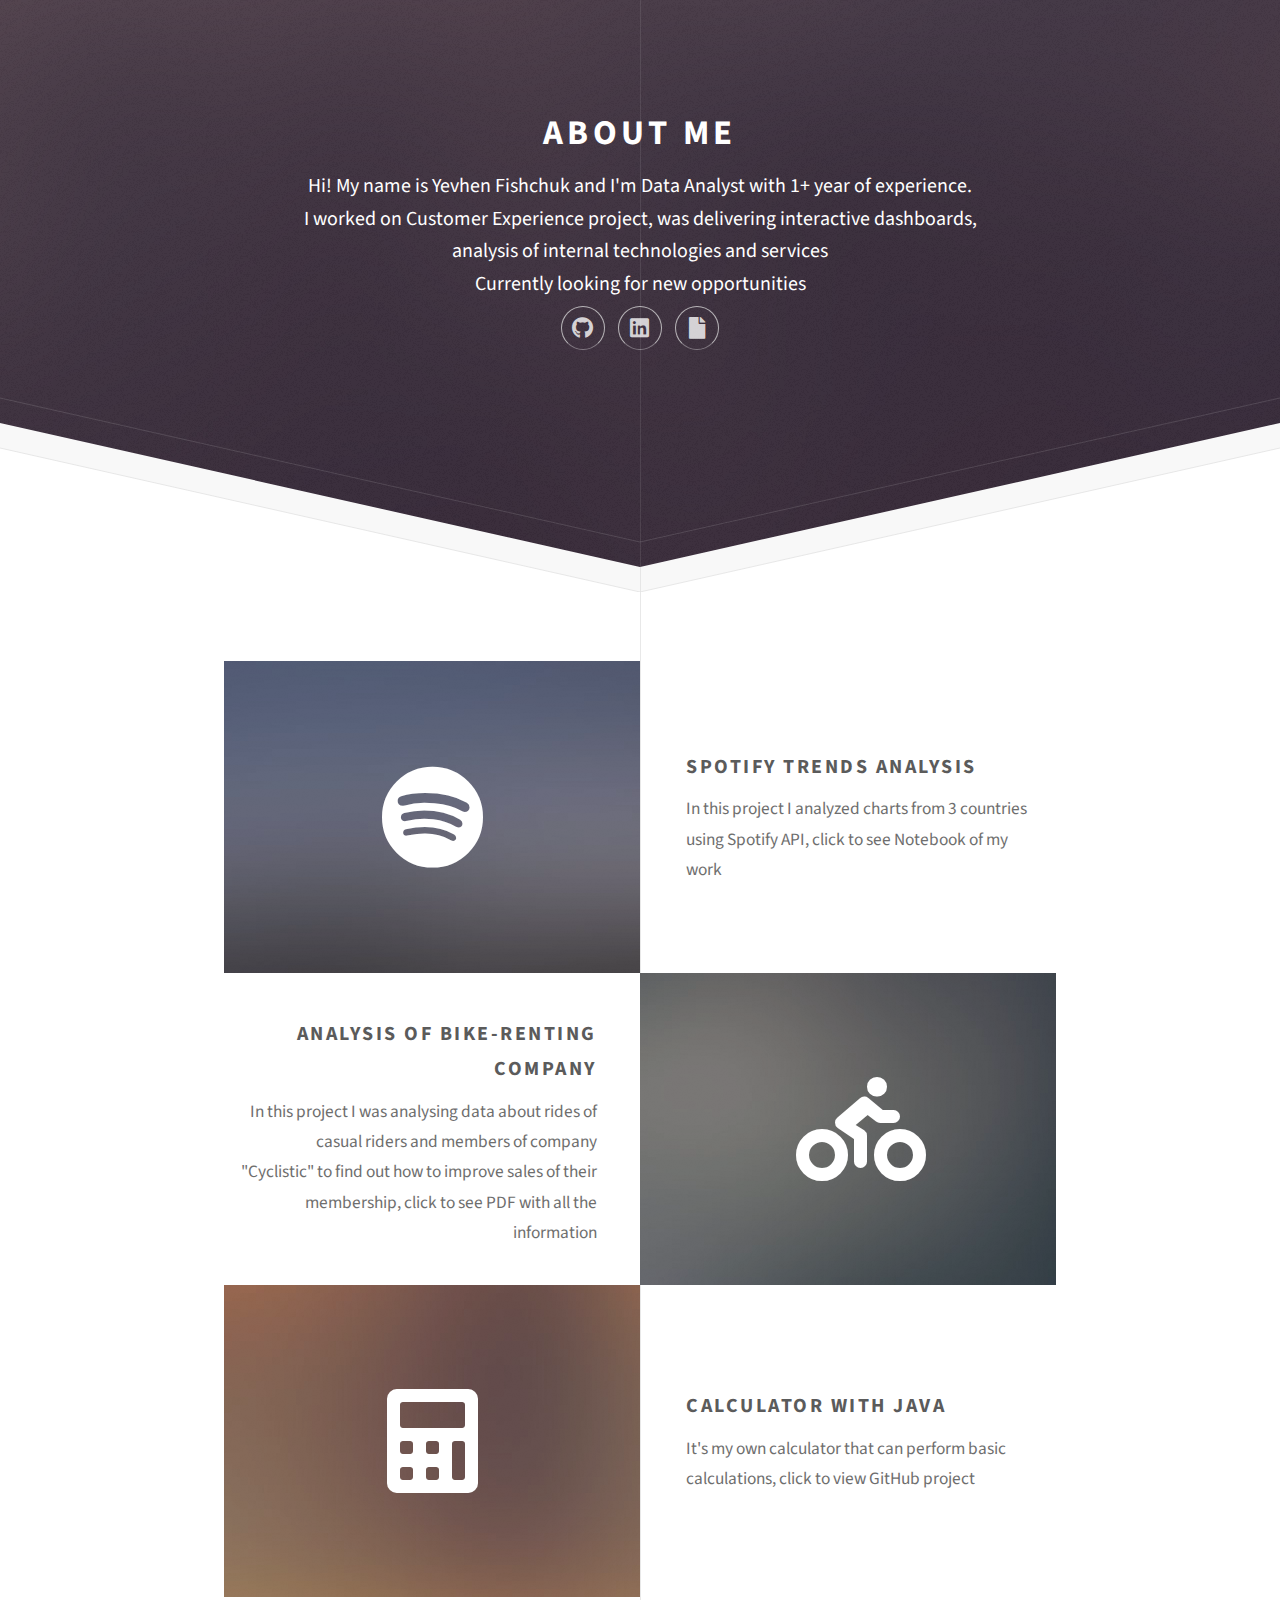
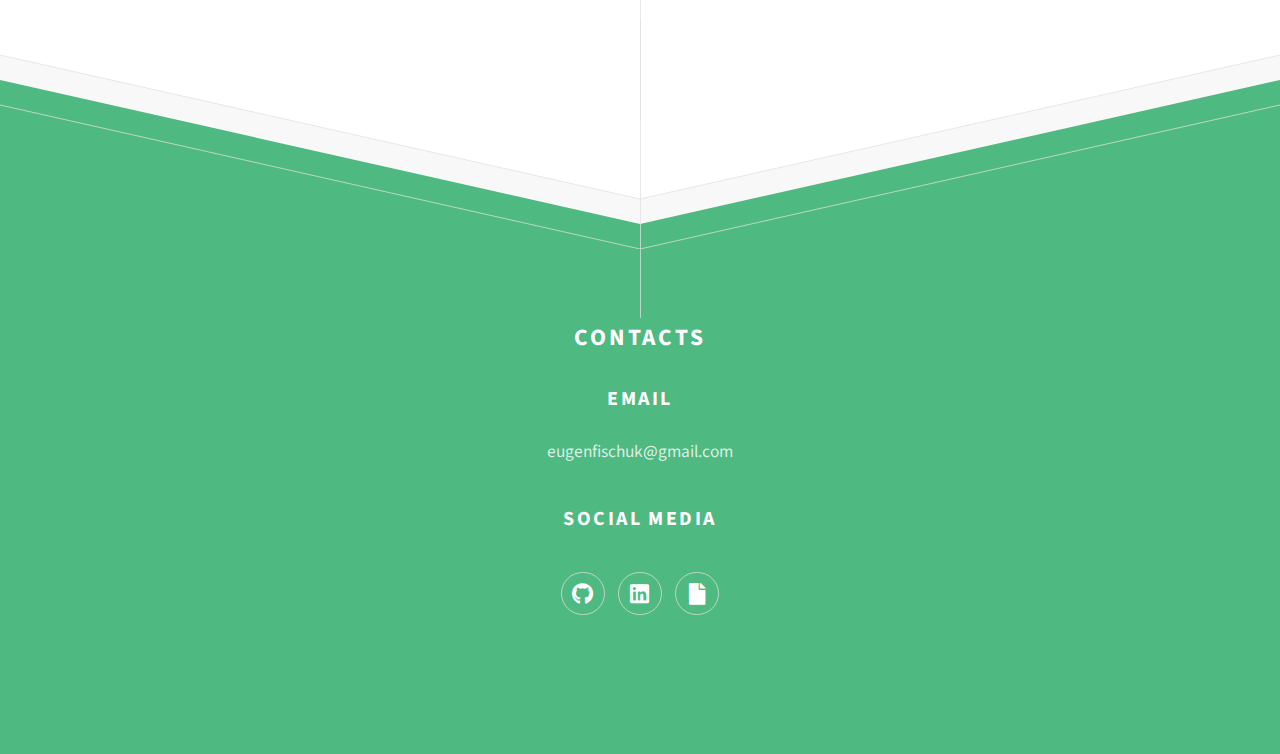
<file: index.html>
<!DOCTYPE HTML>
<!--
	Directive by HTML5 UP
	html5up.net | @ajlkn
	Free for personal and commercial use under the CCA 3.0 license (html5up.net/license)
-->
<html>
	<head>
		<title>Directive by HTML5 UP</title>
		<meta charset="utf-8" />
		<meta name="viewport" content="width=device-width, initial-scale=1, user-scalable=no" />
		<link rel="stylesheet" href="assets/css/main.css" />
	</head>
	<body class="is-preload">

		<!-- Header -->
			<div id="header">
				<h1 style="color:white;">About me</h1>
				<p style="color:white;">Hi! My name is Yevhen Fishchuk and I'm Data Analyst with 1+ year of experience.</a>
				<br />
				I worked on Customer Experience project, was delivering interactive dashboards,
				<br />
				analysis of internal technologies and services
				<br />
				Currently looking for new opportunities</p>
				<p>
					<ul class="icons">
						<li><a href="https://github.com/ekotas" class="icon brands fa-github"
							target="_blank" rel="noopener noreferrer">
							<span class="label">Github</span>
						</a></li>
						<li><a href="https://www.linkedin.com/in/efischuk/" 
							class="icon brands fa-linkedin" target="_blank" rel="noopener noreferrer"><span class="label">LinkedIn</span></a></li>
						<li><a href="https://drive.google.com/file/d/16NW05vbHoNTxHl2N2aWNpX5ov8JV0Ddr/view?usp=sharing" 
							class="icon solid fa-file" target="_blank" rel="noopener noreferrer">
							<span class="label">Resume</span></a>
						</li>
					</ul>
				</p>
			</div>

		<!-- Main -->
			<div id="main">

				<div class="box alt container">
					<section class="feature left">
						<a href="Spotify trends analysis.html" class="image icon brands fa-spotify"
							target="_blank" rel="noopener noreferrer">
							<img src="images/pic01.jpg" alt="" />
						</a>
						<div class="content">
							<h3>Spotify Trends Analysis</h3>
							<p>In this project I analyzed charts from 3 countries using Spotify API, click to see Notebook of my work</p>
						</div>
					</section>
					<section class="feature right">
						<a href="https://drive.google.com/file/d/1eo9pvL1xAqnF9V1MnBJkSyCQV_EVLvis/view?usp=sharing"
						 	class="image icon solid fa-biking" target="_blank" rel="noopener noreferrer">
							<img src="images/pic02.jpg" alt="" />
						</a>
						<div class="content">
							<h3>Analysis of bike-renting company</h3>
							<p>In this project I was analysing data about rides of casual riders and members of company "Cyclistic" 
								to find out how to improve sales of their membership, click to see PDF with all the information</p>
						</div>
					</section>
					<section class="feature left">
						<a href="https://github.com/ekotas/myCalculatorV1" class="image icon solid fa-calculator" 
						target="_blank" rel="noopener noreferrer"><img src="images/pic03.jpg" alt="" /></a>
						<div class="content">
							<h3>Calculator with Java</h3>
							<p>It's my own calculator that can perform basic calculations, click to view GitHub project</p>
						</div>
					</section>
				</div>

				
				<!-- <div class="box container">
					<header>
						<h2>A lot of generic stuff</h2>
					</header>
					<section>
						<header>
							<h3>Paragraph</h3>
							<p>This is the subtitle for this particular heading</p>
						</header>
						<p>Phasellus nisl nisl, varius id <sup>porttitor sed pellentesque</sup> ac orci. Pellentesque
						habitant <strong>strong</strong> tristique <b>bold</b> et netus <i>italic</i> malesuada <em>emphasized</em> ac turpis egestas. Morbi
						leo suscipit ut. Praesent <sub>id turpis vitae</sub> turpis pretium ultricies. Vestibulum sit
						amet risus elit.</p>
					</section>
					<section>
						<header>
							<h3>Blockquote</h3>
						</header>
						<blockquote>Fringilla nisl. Donec accumsan interdum nisi, quis tincidunt felis sagittis eget.
						tempus euismod. Vestibulum ante ipsum primis in faucibus.</blockquote>
					</section>
					<section>
						<header>
							<h3>Divider</h3>
						</header>
						<p>Donec consectetur vestibulum dolor et pulvinar. Etiam vel felis enim, at viverra
						ligula. Ut porttitor sagittis lorem, quis eleifend nisi ornare vel. Praesent nec orci
						facilisis leo magna. Cras sit amet urna eros, id egestas urna. Quisque aliquam
						tempus euismod. Vestibulum ante ipsum primis in faucibus orci luctus et ultrices
						posuere cubilia.</p>
						<hr />
						<p>Donec consectetur vestibulum dolor et pulvinar. Etiam vel felis enim, at viverra
						ligula. Ut porttitor sagittis lorem, quis eleifend nisi ornare vel. Praesent nec orci
						facilisis leo magna. Cras sit amet urna eros, id egestas urna. Quisque aliquam
						tempus euismod. Vestibulum ante ipsum primis in faucibus orci luctus et ultrices
						posuere cubilia.</p>
					</section>
					<section>
						<header>
							<h3>Unordered List</h3>
						</header>
						<ul class="default">
							<li>Donec consectetur vestibulum dolor et pulvinar. Etiam vel felis enim, at viverra ligula. Ut porttitor sagittis lorem, quis eleifend nisi ornare vel.</li>
							<li>Donec consectetur vestibulum dolor et pulvinar. Etiam vel felis enim, at viverra ligula. Ut porttitor sagittis lorem, quis eleifend nisi ornare vel.</li>
							<li>Donec consectetur vestibulum dolor et pulvinar. Etiam vel felis enim, at viverra ligula. Ut porttitor sagittis lorem, quis eleifend nisi ornare vel.</li>
							<li>Donec consectetur vestibulum dolor et pulvinar. Etiam vel felis enim, at viverra ligula. Ut porttitor sagittis lorem, quis eleifend nisi ornare vel.</li>
						</ul>
					</section>
					<section>
						<header>
							<h3>Ordered List</h3>
						</header>
						<ol class="default">
							<li>Donec consectetur vestibulum dolor et pulvinar. Etiam vel felis enim, at viverra ligula. Ut porttitor sagittis lorem, quis eleifend nisi ornare vel.</li>
							<li>Donec consectetur vestibulum dolor et pulvinar. Etiam vel felis enim, at viverra ligula. Ut porttitor sagittis lorem, quis eleifend nisi ornare vel.</li>
							<li>Donec consectetur vestibulum dolor et pulvinar. Etiam vel felis enim, at viverra ligula. Ut porttitor sagittis lorem, quis eleifend nisi ornare vel.</li>
							<li>Donec consectetur vestibulum dolor et pulvinar. Etiam vel felis enim, at viverra ligula. Ut porttitor sagittis lorem, quis eleifend nisi ornare vel.</li>
						</ol>
					</section>
					<section>
						<header>
							<h3>Table</h3>
						</header>
						<div class="table-wrapper">
							<table class="default">
								<thead>
									<tr>
										<th>ID</th>
										<th>Name</th>
										<th>Description</th>
										<th>Price</th>
									</tr>
								</thead>
								<tbody>
									<tr>
										<td>45815</td>
										<td>Something</td>
										<td>Ut porttitor sagittis lorem, quis eleifend nisi ornare vel.</td>
										<td>29.99</td>
									</tr>
									<tr>
										<td>24524</td>
										<td>Nothing</td>
										<td>Ut porttitor sagittis lorem, quis eleifend nisi ornare vel.</td>
										<td>19.99</td>
									</tr>
									<tr>
										<td>45815</td>
										<td>Something</td>
										<td>Ut porttitor sagittis lorem, quis eleifend nisi ornare vel.</td>
										<td>29.99</td>
									</tr>
									<tr>
										<td>24524</td>
										<td>Nothing</td>
										<td>Ut porttitor sagittis lorem, quis eleifend nisi ornare vel.</td>
										<td>19.99</td>
									</tr>
								</tbody>
								<tfoot>
									<tr>
										<td colspan="3"></td>
										<td>100.00</td>
									</tr>
								</tfoot>
							</table>
						</div>
					</section>
					<section>
						<header>
							<h3>Form</h3>
						</header>
						<form method="post" action="#">
							<div class="row">
								<div class="col-6 col-12-mobilep">
									<label for="name">Name</label>
									<input class="text" type="text" name="name" id="name" value="" placeholder="John Doe" />
								</div>
								<div class="col-6 col-12-mobilep">
									<label for="email">Email</label>
									<input class="text" type="text" name="email" id="email" value="" placeholder="johndoe@domain.tld" />
								</div>
								<div class="col-12">
									<label for="subject">Subject</label>
									<input class="text" type="text" name="subject" id="subject" value="" placeholder="Enter your subject" />
								</div>
								<div class="col-12">
									<label for="subject">Message</label>
									<textarea name="message" id="message" placeholder="Enter your message" rows="6"></textarea>
								</div>
								<div class="col-12">
									<ul class="actions special">
										<li><input type="submit" value="Send" /></li>
										<li><input type="reset" value="Reset" class="alt" /></li>
									</ul>
								</div>
							</div>
						</form>
					</section>
				</div> --> 
				

				<!-- <footer class="major container medium">
					<h3>Get shady with science</h3>
					<p>Vitae natoque dictum etiam semper magnis enim feugiat amet curabitur tempor orci penatibus. Tellus erat mauris ipsum fermentum etiam vivamus.</p>
					<ul class="actions special">
						<li><a href="#" class="button">Join our crew</a></li>
					</ul>
				</footer> -->

			</div>

		<!-- Footer -->
		<div id = 'footer'>
			<section>
				<h2>Contacts</h2>
			</section>
			<section>
				<h3>EMail</h3>
				<p>eugenfischuk@gmail.com</p>
			</section>
			<section>
				<h3>Social Media</h3>
				<p>
					<ul class="icons">
						<li><a href="https://github.com/ekotas" class="icon brands fa-github" target="_blank" rel="noopener noreferrer"><span class="label">Github</span></a></li>
						<li><a href="https://www.linkedin.com/in/efischuk/" class="icon brands fa-linkedin" target="_blank" rel="noopener noreferrer"><span class="label">LinkedIn</span></a></li>
						<li><a href="https://docs.google.com/document/d/10gZlu8SPLTi9W2mkp7jdrDNd8MoUdjiv/edit?usp=sharing&ouid=104896868160892274945&rtpof=true&sd=true" class="icon solid fa-file" target="_blank" rel="noopener noreferrer">
							<span class="label">Resume</span></a>
						</li>
					</ul>
				</p>
			</section>
		</div>
			<!-- <div id="footer">
				<div class="container medium">

					<header class="major last">
						<h2>Questions or comments?</h2>
					</header>

					<p>Vitae natoque dictum etiam semper magnis enim feugiat amet curabitur tempor
					orci penatibus. Tellus erat mauris ipsum fermentum etiam vivamus.</p>

					<form method="post" action="mailto:eugenfischuk@gmail.com">
						<div class="row">
							<div class="col-6 col-12-mobilep">
								<input type="text" name="name" placeholder="Name" />
							</div>
							<div class="col-6 col-12-mobilep">
								<input type="email" name="email" placeholder="Email" />
							</div>
							<div class="col-12">
								<textarea name="message" placeholder="Message" rows="6"></textarea>
							</div>
							<div class="col-12">
								<ul class="actions special">
									<li><input type="submit" value="Send Message" /></li>
								</ul>
							</div>
						</div>
					</form>

					<ul class="copyright">
						<li>&copy; Untitled. All rights reserved.</li><li>Design: <a href="http://html5up.net">HTML5 UP</a></li>
					</ul>

				</div>
			</div> -->

		<!-- Scripts -->
			<script src="assets/js/jquery.min.js"></script>
			<script src="assets/js/browser.min.js"></script>
			<script src="assets/js/breakpoints.min.js"></script>
			<script src="assets/js/util.js"></script>
			<script src="assets/js/main.js"></script>

	</body>
</html>
</file>
<file: assets/css/main.css>
@import url("fontawesome-all.min.css");
@import url("https://fonts.googleapis.com/css?family=Source+Sans+Pro:300,300italic,400,400italic,600,600italic,700,700italic");

/*
	Directive by HTML5 UP
	html5up.net | @ajlkn
	Free for personal and commercial use under the CCA 3.0 license (html5up.net/license)
*/

html, body, div, span, applet, object,
iframe, h1, h2, h3, h4, h5, h6, p, blockquote,
pre, a, abbr, acronym, address, big, cite,
code, del, dfn, em, img, ins, kbd, q, s, samp,
small, strike, strong, sub, sup, tt, var, b,
u, i, center, dl, dt, dd, ol, ul, li, fieldset,
form, label, legend, table, caption, tbody,
tfoot, thead, tr, th, td, article, aside,
canvas, details, embed, figure, figcaption,
footer, header, hgroup, menu, nav, output, ruby,
section, summary, time, mark, audio, video {
	margin: 0;
	padding: 0;
	border: 0;
	font-size: 100%;
	font: inherit;
	vertical-align: baseline;}

article, aside, details, figcaption, figure,
footer, header, hgroup, menu, nav, section {
	display: block;}

body {
	line-height: 1;
}

ol, ul {
	list-style: none;
}

blockquote, q {
	quotes: none;
}

	blockquote:before, blockquote:after, q:before, q:after {
		content: '';
		content: none;
	}

table {
	border-collapse: collapse;
	border-spacing: 0;
}

body {
	-webkit-text-size-adjust: none;
}

mark {
	background-color: transparent;
	color: inherit;
}

input::-moz-focus-inner {
	border: 0;
	padding: 0;
}

input, select, textarea {
	-moz-appearance: none;
	-webkit-appearance: none;
	-ms-appearance: none;
	appearance: none;
}

/* Basic */

	html {
		box-sizing: border-box;
	}

	*, *:before, *:after {
		box-sizing: inherit;
	}

	html, body {
		height: 100%;
	}

	body {
		background: #ffffff;
	}

		body.is-preload *, body.is-preload *:before, body.is-preload *:after {
			-moz-animation: none !important;
			-webkit-animation: none !important;
			-ms-animation: none !important;
			animation: none !important;
			-moz-transition: none !important;
			-webkit-transition: none !important;
			-ms-transition: none !important;
			transition: none !important;
		}

	body, input, select, textarea {
		color: #6e6e6e;
		font-family: 'Source Sans Pro', sans-serif;
		font-size: 16pt;
		font-weight: 400;
		line-height: 1.75em;
	}

	a {
		-moz-transition: color 0.2s ease-in-out, border-bottom-color 0.2s ease-in-out;
		-webkit-transition: color 0.2s ease-in-out, border-bottom-color 0.2s ease-in-out;
		-ms-transition: color 0.2s ease-in-out, border-bottom-color 0.2s ease-in-out;
		transition: color 0.2s ease-in-out, border-bottom-color 0.2s ease-in-out;
		border-bottom: dotted 1px;
		color: #4eb980;
		text-decoration: none;
	}

		a:hover {
			border-bottom-color: transparent;
		}

	strong, b {
		font-weight: 600;
		color: #5b5b5b;
	}

	em, i {
		font-style: italic;
	}

	p, ul, ol, dl, table, blockquote, form {
		margin: 0 0 2em 0;
	}

	h1, h2, h3, h4, h5, h6 {
		color: #5b5b5b;
		font-weight: 700;
		letter-spacing: 0.125em;
		line-height: 1.75em;
		margin-bottom: 1em;
		text-transform: uppercase;
		text-align: center;
	}

		h1 a, h2 a, h3 a, h4 a, h5 a, h6 a {
			color: inherit;
			text-decoration: none;
		}

	h2 {
		font-size: 1.75em;
	}

	h3 {
		font-size: 1.5em;
	}

	sub {
		font-size: 0.8em;
		position: relative;
		top: 0.5em;
	}

	sup {
		font-size: 0.8em;
		position: relative;
		top: -0.5em;
	}

	hr {
		border: 0;
		border-top: solid 1px rgba(224, 224, 224, 0.75);
		margin-bottom: 1.5em;
	}

	blockquote {
		border-left: solid 0.5em rgba(224, 224, 224, 0.75);
		font-style: italic;
		padding: 1em 0 1em 2em;
	}

/* Container */

	.container {
		margin: 0 auto;
		max-width: 100%;
		width: 51em;
	}

		.container.medium {
			width: 38.25em;
		}

		@media screen and (max-width: 1280px) {

			.container {
				width: 48em;
			}

				.container.medium {
					width: 36em;
				}

		}

		@media screen and (max-width: 980px) {

			.container {
				width: 95%;
			}

				.container.medium {
					width: 71.25%;
				}

		}

		@media screen and (max-width: 840px) {

			.container {
				width: 95% !important;
			}

		}

		@media screen and (max-width: 736px) {

			.container {
				width: 90% !important;
			}

		}

		@media screen and (max-width: 480px) {

			.container {
				width: 100% !important;
			}

		}

/* Row */

	.row {
		display: flex;
		flex-wrap: wrap;
		box-sizing: border-box;
		align-items: stretch;
	}

		.row > * {
			box-sizing: border-box;
		}

		.row.gtr-uniform > * > :last-child {
			margin-bottom: 0;
		}

		.row.aln-left {
			justify-content: flex-start;
		}

		.row.aln-center {
			justify-content: center;
		}

		.row.aln-right {
			justify-content: flex-end;
		}

		.row.aln-top {
			align-items: flex-start;
		}

		.row.aln-middle {
			align-items: center;
		}

		.row.aln-bottom {
			align-items: flex-end;
		}

		.row > .imp {
			order: -1;
		}

		.row > .col-1 {
			width: 8.33333%;
		}

		.row > .off-1 {
			margin-left: 8.33333%;
		}

		.row > .col-2 {
			width: 16.66667%;
		}

		.row > .off-2 {
			margin-left: 16.66667%;
		}

		.row > .col-3 {
			width: 25%;
		}

		.row > .off-3 {
			margin-left: 25%;
		}

		.row > .col-4 {
			width: 33.33333%;
		}

		.row > .off-4 {
			margin-left: 33.33333%;
		}

		.row > .col-5 {
			width: 41.66667%;
		}

		.row > .off-5 {
			margin-left: 41.66667%;
		}

		.row > .col-6 {
			width: 50%;
		}

		.row > .off-6 {
			margin-left: 50%;
		}

		.row > .col-7 {
			width: 58.33333%;
		}

		.row > .off-7 {
			margin-left: 58.33333%;
		}

		.row > .col-8 {
			width: 66.66667%;
		}

		.row > .off-8 {
			margin-left: 66.66667%;
		}

		.row > .col-9 {
			width: 75%;
		}

		.row > .off-9 {
			margin-left: 75%;
		}

		.row > .col-10 {
			width: 83.33333%;
		}

		.row > .off-10 {
			margin-left: 83.33333%;
		}

		.row > .col-11 {
			width: 91.66667%;
		}

		.row > .off-11 {
			margin-left: 91.66667%;
		}

		.row > .col-12 {
			width: 100%;
		}

		.row > .off-12 {
			margin-left: 100%;
		}

		.row.gtr-0 {
			margin-top: 0px;
			margin-left: 0px;
		}

			.row.gtr-0 > * {
				padding: 0px 0 0 0px;
			}

			.row.gtr-0.gtr-uniform {
				margin-top: 0px;
			}

				.row.gtr-0.gtr-uniform > * {
					padding-top: 0px;
				}

		.row.gtr-25 {
			margin-top: -7.5px;
			margin-left: -7.5px;
		}

			.row.gtr-25 > * {
				padding: 7.5px 0 0 7.5px;
			}

			.row.gtr-25.gtr-uniform {
				margin-top: -7.5px;
			}

				.row.gtr-25.gtr-uniform > * {
					padding-top: 7.5px;
				}

		.row.gtr-50 {
			margin-top: -15px;
			margin-left: -15px;
		}

			.row.gtr-50 > * {
				padding: 15px 0 0 15px;
			}

			.row.gtr-50.gtr-uniform {
				margin-top: -15px;
			}

				.row.gtr-50.gtr-uniform > * {
					padding-top: 15px;
				}

		.row {
			margin-top: -30px;
			margin-left: -30px;
		}

			.row > * {
				padding: 30px 0 0 30px;
			}

			.row.gtr-uniform {
				margin-top: -30px;
			}

				.row.gtr-uniform > * {
					padding-top: 30px;
				}

		.row.gtr-150 {
			margin-top: -45px;
			margin-left: -45px;
		}

			.row.gtr-150 > * {
				padding: 45px 0 0 45px;
			}

			.row.gtr-150.gtr-uniform {
				margin-top: -45px;
			}

				.row.gtr-150.gtr-uniform > * {
					padding-top: 45px;
				}

		.row.gtr-200 {
			margin-top: -60px;
			margin-left: -60px;
		}

			.row.gtr-200 > * {
				padding: 60px 0 0 60px;
			}

			.row.gtr-200.gtr-uniform {
				margin-top: -60px;
			}

				.row.gtr-200.gtr-uniform > * {
					padding-top: 60px;
				}

		@media screen and (max-width: 1680px) {

			.row {
				display: flex;
				flex-wrap: wrap;
				box-sizing: border-box;
				align-items: stretch;
			}

				.row > * {
					box-sizing: border-box;
				}

				.row.gtr-uniform > * > :last-child {
					margin-bottom: 0;
				}

				.row.aln-left {
					justify-content: flex-start;
				}

				.row.aln-center {
					justify-content: center;
				}

				.row.aln-right {
					justify-content: flex-end;
				}

				.row.aln-top {
					align-items: flex-start;
				}

				.row.aln-middle {
					align-items: center;
				}

				.row.aln-bottom {
					align-items: flex-end;
				}

				.row > .imp-wide {
					order: -1;
				}

				.row > .col-1-wide {
					width: 8.33333%;
				}

				.row > .off-1-wide {
					margin-left: 8.33333%;
				}

				.row > .col-2-wide {
					width: 16.66667%;
				}

				.row > .off-2-wide {
					margin-left: 16.66667%;
				}

				.row > .col-3-wide {
					width: 25%;
				}

				.row > .off-3-wide {
					margin-left: 25%;
				}

				.row > .col-4-wide {
					width: 33.33333%;
				}

				.row > .off-4-wide {
					margin-left: 33.33333%;
				}

				.row > .col-5-wide {
					width: 41.66667%;
				}

				.row > .off-5-wide {
					margin-left: 41.66667%;
				}

				.row > .col-6-wide {
					width: 50%;
				}

				.row > .off-6-wide {
					margin-left: 50%;
				}

				.row > .col-7-wide {
					width: 58.33333%;
				}

				.row > .off-7-wide {
					margin-left: 58.33333%;
				}

				.row > .col-8-wide {
					width: 66.66667%;
				}

				.row > .off-8-wide {
					margin-left: 66.66667%;
				}

				.row > .col-9-wide {
					width: 75%;
				}

				.row > .off-9-wide {
					margin-left: 75%;
				}

				.row > .col-10-wide {
					width: 83.33333%;
				}

				.row > .off-10-wide {
					margin-left: 83.33333%;
				}

				.row > .col-11-wide {
					width: 91.66667%;
				}

				.row > .off-11-wide {
					margin-left: 91.66667%;
				}

				.row > .col-12-wide {
					width: 100%;
				}

				.row > .off-12-wide {
					margin-left: 100%;
				}

				.row.gtr-0 {
					margin-top: 0px;
					margin-left: 0px;
				}

					.row.gtr-0 > * {
						padding: 0px 0 0 0px;
					}

					.row.gtr-0.gtr-uniform {
						margin-top: 0px;
					}

						.row.gtr-0.gtr-uniform > * {
							padding-top: 0px;
						}

				.row.gtr-25 {
					margin-top: -7.5px;
					margin-left: -7.5px;
				}

					.row.gtr-25 > * {
						padding: 7.5px 0 0 7.5px;
					}

					.row.gtr-25.gtr-uniform {
						margin-top: -7.5px;
					}

						.row.gtr-25.gtr-uniform > * {
							padding-top: 7.5px;
						}

				.row.gtr-50 {
					margin-top: -15px;
					margin-left: -15px;
				}

					.row.gtr-50 > * {
						padding: 15px 0 0 15px;
					}

					.row.gtr-50.gtr-uniform {
						margin-top: -15px;
					}

						.row.gtr-50.gtr-uniform > * {
							padding-top: 15px;
						}

				.row {
					margin-top: -30px;
					margin-left: -30px;
				}

					.row > * {
						padding: 30px 0 0 30px;
					}

					.row.gtr-uniform {
						margin-top: -30px;
					}

						.row.gtr-uniform > * {
							padding-top: 30px;
						}

				.row.gtr-150 {
					margin-top: -45px;
					margin-left: -45px;
				}

					.row.gtr-150 > * {
						padding: 45px 0 0 45px;
					}

					.row.gtr-150.gtr-uniform {
						margin-top: -45px;
					}

						.row.gtr-150.gtr-uniform > * {
							padding-top: 45px;
						}

				.row.gtr-200 {
					margin-top: -60px;
					margin-left: -60px;
				}

					.row.gtr-200 > * {
						padding: 60px 0 0 60px;
					}

					.row.gtr-200.gtr-uniform {
						margin-top: -60px;
					}

						.row.gtr-200.gtr-uniform > * {
							padding-top: 60px;
						}

		}

		@media screen and (max-width: 1280px) {

			.row {
				display: flex;
				flex-wrap: wrap;
				box-sizing: border-box;
				align-items: stretch;
			}

				.row > * {
					box-sizing: border-box;
				}

				.row.gtr-uniform > * > :last-child {
					margin-bottom: 0;
				}

				.row.aln-left {
					justify-content: flex-start;
				}

				.row.aln-center {
					justify-content: center;
				}

				.row.aln-right {
					justify-content: flex-end;
				}

				.row.aln-top {
					align-items: flex-start;
				}

				.row.aln-middle {
					align-items: center;
				}

				.row.aln-bottom {
					align-items: flex-end;
				}

				.row > .imp-normal {
					order: -1;
				}

				.row > .col-1-normal {
					width: 8.33333%;
				}

				.row > .off-1-normal {
					margin-left: 8.33333%;
				}

				.row > .col-2-normal {
					width: 16.66667%;
				}

				.row > .off-2-normal {
					margin-left: 16.66667%;
				}

				.row > .col-3-normal {
					width: 25%;
				}

				.row > .off-3-normal {
					margin-left: 25%;
				}

				.row > .col-4-normal {
					width: 33.33333%;
				}

				.row > .off-4-normal {
					margin-left: 33.33333%;
				}

				.row > .col-5-normal {
					width: 41.66667%;
				}

				.row > .off-5-normal {
					margin-left: 41.66667%;
				}

				.row > .col-6-normal {
					width: 50%;
				}

				.row > .off-6-normal {
					margin-left: 50%;
				}

				.row > .col-7-normal {
					width: 58.33333%;
				}

				.row > .off-7-normal {
					margin-left: 58.33333%;
				}

				.row > .col-8-normal {
					width: 66.66667%;
				}

				.row > .off-8-normal {
					margin-left: 66.66667%;
				}

				.row > .col-9-normal {
					width: 75%;
				}

				.row > .off-9-normal {
					margin-left: 75%;
				}

				.row > .col-10-normal {
					width: 83.33333%;
				}

				.row > .off-10-normal {
					margin-left: 83.33333%;
				}

				.row > .col-11-normal {
					width: 91.66667%;
				}

				.row > .off-11-normal {
					margin-left: 91.66667%;
				}

				.row > .col-12-normal {
					width: 100%;
				}

				.row > .off-12-normal {
					margin-left: 100%;
				}

				.row.gtr-0 {
					margin-top: 0px;
					margin-left: 0px;
				}

					.row.gtr-0 > * {
						padding: 0px 0 0 0px;
					}

					.row.gtr-0.gtr-uniform {
						margin-top: 0px;
					}

						.row.gtr-0.gtr-uniform > * {
							padding-top: 0px;
						}

				.row.gtr-25 {
					margin-top: -7.5px;
					margin-left: -7.5px;
				}

					.row.gtr-25 > * {
						padding: 7.5px 0 0 7.5px;
					}

					.row.gtr-25.gtr-uniform {
						margin-top: -7.5px;
					}

						.row.gtr-25.gtr-uniform > * {
							padding-top: 7.5px;
						}

				.row.gtr-50 {
					margin-top: -15px;
					margin-left: -15px;
				}

					.row.gtr-50 > * {
						padding: 15px 0 0 15px;
					}

					.row.gtr-50.gtr-uniform {
						margin-top: -15px;
					}

						.row.gtr-50.gtr-uniform > * {
							padding-top: 15px;
						}

				.row {
					margin-top: -30px;
					margin-left: -30px;
				}

					.row > * {
						padding: 30px 0 0 30px;
					}

					.row.gtr-uniform {
						margin-top: -30px;
					}

						.row.gtr-uniform > * {
							padding-top: 30px;
						}

				.row.gtr-150 {
					margin-top: -45px;
					margin-left: -45px;
				}

					.row.gtr-150 > * {
						padding: 45px 0 0 45px;
					}

					.row.gtr-150.gtr-uniform {
						margin-top: -45px;
					}

						.row.gtr-150.gtr-uniform > * {
							padding-top: 45px;
						}

				.row.gtr-200 {
					margin-top: -60px;
					margin-left: -60px;
				}

					.row.gtr-200 > * {
						padding: 60px 0 0 60px;
					}

					.row.gtr-200.gtr-uniform {
						margin-top: -60px;
					}

						.row.gtr-200.gtr-uniform > * {
							padding-top: 60px;
						}

		}

		@media screen and (max-width: 980px) {

			.row {
				display: flex;
				flex-wrap: wrap;
				box-sizing: border-box;
				align-items: stretch;
			}

				.row > * {
					box-sizing: border-box;
				}

				.row.gtr-uniform > * > :last-child {
					margin-bottom: 0;
				}

				.row.aln-left {
					justify-content: flex-start;
				}

				.row.aln-center {
					justify-content: center;
				}

				.row.aln-right {
					justify-content: flex-end;
				}

				.row.aln-top {
					align-items: flex-start;
				}

				.row.aln-middle {
					align-items: center;
				}

				.row.aln-bottom {
					align-items: flex-end;
				}

				.row > .imp-narrow {
					order: -1;
				}

				.row > .col-1-narrow {
					width: 8.33333%;
				}

				.row > .off-1-narrow {
					margin-left: 8.33333%;
				}

				.row > .col-2-narrow {
					width: 16.66667%;
				}

				.row > .off-2-narrow {
					margin-left: 16.66667%;
				}

				.row > .col-3-narrow {
					width: 25%;
				}

				.row > .off-3-narrow {
					margin-left: 25%;
				}

				.row > .col-4-narrow {
					width: 33.33333%;
				}

				.row > .off-4-narrow {
					margin-left: 33.33333%;
				}

				.row > .col-5-narrow {
					width: 41.66667%;
				}

				.row > .off-5-narrow {
					margin-left: 41.66667%;
				}

				.row > .col-6-narrow {
					width: 50%;
				}

				.row > .off-6-narrow {
					margin-left: 50%;
				}

				.row > .col-7-narrow {
					width: 58.33333%;
				}

				.row > .off-7-narrow {
					margin-left: 58.33333%;
				}

				.row > .col-8-narrow {
					width: 66.66667%;
				}

				.row > .off-8-narrow {
					margin-left: 66.66667%;
				}

				.row > .col-9-narrow {
					width: 75%;
				}

				.row > .off-9-narrow {
					margin-left: 75%;
				}

				.row > .col-10-narrow {
					width: 83.33333%;
				}

				.row > .off-10-narrow {
					margin-left: 83.33333%;
				}

				.row > .col-11-narrow {
					width: 91.66667%;
				}

				.row > .off-11-narrow {
					margin-left: 91.66667%;
				}

				.row > .col-12-narrow {
					width: 100%;
				}

				.row > .off-12-narrow {
					margin-left: 100%;
				}

				.row.gtr-0 {
					margin-top: 0px;
					margin-left: 0px;
				}

					.row.gtr-0 > * {
						padding: 0px 0 0 0px;
					}

					.row.gtr-0.gtr-uniform {
						margin-top: 0px;
					}

						.row.gtr-0.gtr-uniform > * {
							padding-top: 0px;
						}

				.row.gtr-25 {
					margin-top: -7.5px;
					margin-left: -7.5px;
				}

					.row.gtr-25 > * {
						padding: 7.5px 0 0 7.5px;
					}

					.row.gtr-25.gtr-uniform {
						margin-top: -7.5px;
					}

						.row.gtr-25.gtr-uniform > * {
							padding-top: 7.5px;
						}

				.row.gtr-50 {
					margin-top: -15px;
					margin-left: -15px;
				}

					.row.gtr-50 > * {
						padding: 15px 0 0 15px;
					}

					.row.gtr-50.gtr-uniform {
						margin-top: -15px;
					}

						.row.gtr-50.gtr-uniform > * {
							padding-top: 15px;
						}

				.row {
					margin-top: -30px;
					margin-left: -30px;
				}

					.row > * {
						padding: 30px 0 0 30px;
					}

					.row.gtr-uniform {
						margin-top: -30px;
					}

						.row.gtr-uniform > * {
							padding-top: 30px;
						}

				.row.gtr-150 {
					margin-top: -45px;
					margin-left: -45px;
				}

					.row.gtr-150 > * {
						padding: 45px 0 0 45px;
					}

					.row.gtr-150.gtr-uniform {
						margin-top: -45px;
					}

						.row.gtr-150.gtr-uniform > * {
							padding-top: 45px;
						}

				.row.gtr-200 {
					margin-top: -60px;
					margin-left: -60px;
				}

					.row.gtr-200 > * {
						padding: 60px 0 0 60px;
					}

					.row.gtr-200.gtr-uniform {
						margin-top: -60px;
					}

						.row.gtr-200.gtr-uniform > * {
							padding-top: 60px;
						}

		}

		@media screen and (max-width: 840px) {

			.row {
				display: flex;
				flex-wrap: wrap;
				box-sizing: border-box;
				align-items: stretch;
			}

				.row > * {
					box-sizing: border-box;
				}

				.row.gtr-uniform > * > :last-child {
					margin-bottom: 0;
				}

				.row.aln-left {
					justify-content: flex-start;
				}

				.row.aln-center {
					justify-content: center;
				}

				.row.aln-right {
					justify-content: flex-end;
				}

				.row.aln-top {
					align-items: flex-start;
				}

				.row.aln-middle {
					align-items: center;
				}

				.row.aln-bottom {
					align-items: flex-end;
				}

				.row > .imp-narrower {
					order: -1;
				}

				.row > .col-1-narrower {
					width: 8.33333%;
				}

				.row > .off-1-narrower {
					margin-left: 8.33333%;
				}

				.row > .col-2-narrower {
					width: 16.66667%;
				}

				.row > .off-2-narrower {
					margin-left: 16.66667%;
				}

				.row > .col-3-narrower {
					width: 25%;
				}

				.row > .off-3-narrower {
					margin-left: 25%;
				}

				.row > .col-4-narrower {
					width: 33.33333%;
				}

				.row > .off-4-narrower {
					margin-left: 33.33333%;
				}

				.row > .col-5-narrower {
					width: 41.66667%;
				}

				.row > .off-5-narrower {
					margin-left: 41.66667%;
				}

				.row > .col-6-narrower {
					width: 50%;
				}

				.row > .off-6-narrower {
					margin-left: 50%;
				}

				.row > .col-7-narrower {
					width: 58.33333%;
				}

				.row > .off-7-narrower {
					margin-left: 58.33333%;
				}

				.row > .col-8-narrower {
					width: 66.66667%;
				}

				.row > .off-8-narrower {
					margin-left: 66.66667%;
				}

				.row > .col-9-narrower {
					width: 75%;
				}

				.row > .off-9-narrower {
					margin-left: 75%;
				}

				.row > .col-10-narrower {
					width: 83.33333%;
				}

				.row > .off-10-narrower {
					margin-left: 83.33333%;
				}

				.row > .col-11-narrower {
					width: 91.66667%;
				}

				.row > .off-11-narrower {
					margin-left: 91.66667%;
				}

				.row > .col-12-narrower {
					width: 100%;
				}

				.row > .off-12-narrower {
					margin-left: 100%;
				}

				.row.gtr-0 {
					margin-top: 0px;
					margin-left: 0px;
				}

					.row.gtr-0 > * {
						padding: 0px 0 0 0px;
					}

					.row.gtr-0.gtr-uniform {
						margin-top: 0px;
					}

						.row.gtr-0.gtr-uniform > * {
							padding-top: 0px;
						}

				.row.gtr-25 {
					margin-top: -5px;
					margin-left: -5px;
				}

					.row.gtr-25 > * {
						padding: 5px 0 0 5px;
					}

					.row.gtr-25.gtr-uniform {
						margin-top: -5px;
					}

						.row.gtr-25.gtr-uniform > * {
							padding-top: 5px;
						}

				.row.gtr-50 {
					margin-top: -10px;
					margin-left: -10px;
				}

					.row.gtr-50 > * {
						padding: 10px 0 0 10px;
					}

					.row.gtr-50.gtr-uniform {
						margin-top: -10px;
					}

						.row.gtr-50.gtr-uniform > * {
							padding-top: 10px;
						}

				.row {
					margin-top: -20px;
					margin-left: -20px;
				}

					.row > * {
						padding: 20px 0 0 20px;
					}

					.row.gtr-uniform {
						margin-top: -20px;
					}

						.row.gtr-uniform > * {
							padding-top: 20px;
						}

				.row.gtr-150 {
					margin-top: -30px;
					margin-left: -30px;
				}

					.row.gtr-150 > * {
						padding: 30px 0 0 30px;
					}

					.row.gtr-150.gtr-uniform {
						margin-top: -30px;
					}

						.row.gtr-150.gtr-uniform > * {
							padding-top: 30px;
						}

				.row.gtr-200 {
					margin-top: -40px;
					margin-left: -40px;
				}

					.row.gtr-200 > * {
						padding: 40px 0 0 40px;
					}

					.row.gtr-200.gtr-uniform {
						margin-top: -40px;
					}

						.row.gtr-200.gtr-uniform > * {
							padding-top: 40px;
						}

		}

		@media screen and (max-width: 736px) {

			.row {
				display: flex;
				flex-wrap: wrap;
				box-sizing: border-box;
				align-items: stretch;
			}

				.row > * {
					box-sizing: border-box;
				}

				.row.gtr-uniform > * > :last-child {
					margin-bottom: 0;
				}

				.row.aln-left {
					justify-content: flex-start;
				}

				.row.aln-center {
					justify-content: center;
				}

				.row.aln-right {
					justify-content: flex-end;
				}

				.row.aln-top {
					align-items: flex-start;
				}

				.row.aln-middle {
					align-items: center;
				}

				.row.aln-bottom {
					align-items: flex-end;
				}

				.row > .imp-mobile {
					order: -1;
				}

				.row > .col-1-mobile {
					width: 8.33333%;
				}

				.row > .off-1-mobile {
					margin-left: 8.33333%;
				}

				.row > .col-2-mobile {
					width: 16.66667%;
				}

				.row > .off-2-mobile {
					margin-left: 16.66667%;
				}

				.row > .col-3-mobile {
					width: 25%;
				}

				.row > .off-3-mobile {
					margin-left: 25%;
				}

				.row > .col-4-mobile {
					width: 33.33333%;
				}

				.row > .off-4-mobile {
					margin-left: 33.33333%;
				}

				.row > .col-5-mobile {
					width: 41.66667%;
				}

				.row > .off-5-mobile {
					margin-left: 41.66667%;
				}

				.row > .col-6-mobile {
					width: 50%;
				}

				.row > .off-6-mobile {
					margin-left: 50%;
				}

				.row > .col-7-mobile {
					width: 58.33333%;
				}

				.row > .off-7-mobile {
					margin-left: 58.33333%;
				}

				.row > .col-8-mobile {
					width: 66.66667%;
				}

				.row > .off-8-mobile {
					margin-left: 66.66667%;
				}

				.row > .col-9-mobile {
					width: 75%;
				}

				.row > .off-9-mobile {
					margin-left: 75%;
				}

				.row > .col-10-mobile {
					width: 83.33333%;
				}

				.row > .off-10-mobile {
					margin-left: 83.33333%;
				}

				.row > .col-11-mobile {
					width: 91.66667%;
				}

				.row > .off-11-mobile {
					margin-left: 91.66667%;
				}

				.row > .col-12-mobile {
					width: 100%;
				}

				.row > .off-12-mobile {
					margin-left: 100%;
				}

				.row.gtr-0 {
					margin-top: 0px;
					margin-left: 0px;
				}

					.row.gtr-0 > * {
						padding: 0px 0 0 0px;
					}

					.row.gtr-0.gtr-uniform {
						margin-top: 0px;
					}

						.row.gtr-0.gtr-uniform > * {
							padding-top: 0px;
						}

				.row.gtr-25 {
					margin-top: -57.5px;
					margin-left: -5px;
				}

					.row.gtr-25 > * {
						padding: 57.5px 0 0 5px;
					}

					.row.gtr-25.gtr-uniform {
						margin-top: -5px;
					}

						.row.gtr-25.gtr-uniform > * {
							padding-top: 5px;
						}

				.row.gtr-50 {
					margin-top: -115px;
					margin-left: -10px;
				}

					.row.gtr-50 > * {
						padding: 115px 0 0 10px;
					}

					.row.gtr-50.gtr-uniform {
						margin-top: -10px;
					}

						.row.gtr-50.gtr-uniform > * {
							padding-top: 10px;
						}

				.row {
					margin-top: -230px;
					margin-left: -20px;
				}

					.row > * {
						padding: 230px 0 0 20px;
					}

					.row.gtr-uniform {
						margin-top: -20px;
					}

						.row.gtr-uniform > * {
							padding-top: 20px;
						}

				.row.gtr-150 {
					margin-top: -345px;
					margin-left: -30px;
				}

					.row.gtr-150 > * {
						padding: 345px 0 0 30px;
					}

					.row.gtr-150.gtr-uniform {
						margin-top: -30px;
					}

						.row.gtr-150.gtr-uniform > * {
							padding-top: 30px;
						}

				.row.gtr-200 {
					margin-top: -460px;
					margin-left: -40px;
				}

					.row.gtr-200 > * {
						padding: 460px 0 0 40px;
					}

					.row.gtr-200.gtr-uniform {
						margin-top: -40px;
					}

						.row.gtr-200.gtr-uniform > * {
							padding-top: 40px;
						}

		}

		@media screen and (max-width: 480px) {

			.row {
				display: flex;
				flex-wrap: wrap;
				box-sizing: border-box;
				align-items: stretch;
			}

				.row > * {
					box-sizing: border-box;
				}

				.row.gtr-uniform > * > :last-child {
					margin-bottom: 0;
				}

				.row.aln-left {
					justify-content: flex-start;
				}

				.row.aln-center {
					justify-content: center;
				}

				.row.aln-right {
					justify-content: flex-end;
				}

				.row.aln-top {
					align-items: flex-start;
				}

				.row.aln-middle {
					align-items: center;
				}

				.row.aln-bottom {
					align-items: flex-end;
				}

				.row > .imp-mobilep {
					order: -1;
				}

				.row > .col-1-mobilep {
					width: 8.33333%;
				}

				.row > .off-1-mobilep {
					margin-left: 8.33333%;
				}

				.row > .col-2-mobilep {
					width: 16.66667%;
				}

				.row > .off-2-mobilep {
					margin-left: 16.66667%;
				}

				.row > .col-3-mobilep {
					width: 25%;
				}

				.row > .off-3-mobilep {
					margin-left: 25%;
				}

				.row > .col-4-mobilep {
					width: 33.33333%;
				}

				.row > .off-4-mobilep {
					margin-left: 33.33333%;
				}

				.row > .col-5-mobilep {
					width: 41.66667%;
				}

				.row > .off-5-mobilep {
					margin-left: 41.66667%;
				}

				.row > .col-6-mobilep {
					width: 50%;
				}

				.row > .off-6-mobilep {
					margin-left: 50%;
				}

				.row > .col-7-mobilep {
					width: 58.33333%;
				}

				.row > .off-7-mobilep {
					margin-left: 58.33333%;
				}

				.row > .col-8-mobilep {
					width: 66.66667%;
				}

				.row > .off-8-mobilep {
					margin-left: 66.66667%;
				}

				.row > .col-9-mobilep {
					width: 75%;
				}

				.row > .off-9-mobilep {
					margin-left: 75%;
				}

				.row > .col-10-mobilep {
					width: 83.33333%;
				}

				.row > .off-10-mobilep {
					margin-left: 83.33333%;
				}

				.row > .col-11-mobilep {
					width: 91.66667%;
				}

				.row > .off-11-mobilep {
					margin-left: 91.66667%;
				}

				.row > .col-12-mobilep {
					width: 100%;
				}

				.row > .off-12-mobilep {
					margin-left: 100%;
				}

				.row.gtr-0 {
					margin-top: 0px;
					margin-left: 0px;
				}

					.row.gtr-0 > * {
						padding: 0px 0 0 0px;
					}

					.row.gtr-0.gtr-uniform {
						margin-top: 0px;
					}

						.row.gtr-0.gtr-uniform > * {
							padding-top: 0px;
						}

				.row.gtr-25 {
					margin-top: -5px;
					margin-left: -5px;
				}

					.row.gtr-25 > * {
						padding: 5px 0 0 5px;
					}

					.row.gtr-25.gtr-uniform {
						margin-top: -5px;
					}

						.row.gtr-25.gtr-uniform > * {
							padding-top: 5px;
						}

				.row.gtr-50 {
					margin-top: -10px;
					margin-left: -10px;
				}

					.row.gtr-50 > * {
						padding: 10px 0 0 10px;
					}

					.row.gtr-50.gtr-uniform {
						margin-top: -10px;
					}

						.row.gtr-50.gtr-uniform > * {
							padding-top: 10px;
						}

				.row {
					margin-top: -20px;
					margin-left: -20px;
				}

					.row > * {
						padding: 20px 0 0 20px;
					}

					.row.gtr-uniform {
						margin-top: -20px;
					}

						.row.gtr-uniform > * {
							padding-top: 20px;
						}

				.row.gtr-150 {
					margin-top: -30px;
					margin-left: -30px;
				}

					.row.gtr-150 > * {
						padding: 30px 0 0 30px;
					}

					.row.gtr-150.gtr-uniform {
						margin-top: -30px;
					}

						.row.gtr-150.gtr-uniform > * {
							padding-top: 30px;
						}

				.row.gtr-200 {
					margin-top: -40px;
					margin-left: -40px;
				}

					.row.gtr-200 > * {
						padding: 40px 0 0 40px;
					}

					.row.gtr-200.gtr-uniform {
						margin-top: -40px;
					}

						.row.gtr-200.gtr-uniform > * {
							padding-top: 40px;
						}

		}

/* Section/Article */

	section.special, article.special {
		text-align: center;
	}

	header {
		text-align: center;
	}

		header p {
			position: relative;
			top: -1em;
			color: #888888;
			text-transform: uppercase;
			letter-spacing: 0.075em;
		}

		header.major {
			border-bottom-width: 1px;
			border-color: rgba(224, 224, 224, 0.75);
			border-style: solid;
			border-top-width: 1px;
			margin-bottom: 6em;
			padding: 4em 0;
			position: relative;
		}

			header.major:before, header.major:after {
				background: rgba(224, 224, 224, 0.75);
				content: '';
				display: block;
				height: 1px;
				left: 0;
				position: absolute;
				width: 100%;
			}

			header.major:before {
				top: 10px;
			}

			header.major:after {
				bottom: 10px;
			}

			header.major h2 {
				margin: 0;
			}

			header.major p {
				top: 0;
				margin: 1.5em 0 0 0;
				padding: 1.5em 1.5em 0 1.5em;
				font-size: 1.5em;
				line-height: 1.75em;
				border-top: solid 1px rgba(224, 224, 224, 0.75);
				display: inline-block;
			}

			header.major.last {
				border-bottom: 0;
				margin-bottom: 0;
				padding-bottom: 0;
			}

				header.major.last:after {
					display: none;
				}

				header.major.last h2 {
					margin-bottom: 1em;
				}

	footer {
		text-align: center;
	}

		footer.major {
			border-bottom-width: 1px;
			border-color: rgba(224, 224, 224, 0.75);
			border-style: solid;
			border-top-width: 1px;
			margin-top: 6em;
			padding: 4em 0;
			position: relative;
		}

			footer.major:before, footer.major:after {
				background: rgba(224, 224, 224, 0.75);
				content: '';
				display: block;
				height: 1px;
				left: 0;
				position: absolute;
				width: 100%;
			}

			footer.major:before {
				top: 10px;
			}

			footer.major:after {
				bottom: 10px;
			}

/* Form */

	label {
		display: block;
		color: #5b5b5b;
		font-size: 0.8em;
		font-weight: 700;
		letter-spacing: 0.125em;
		line-height: 1.75em;
		text-transform: uppercase;
		margin: 0 0 0.5em 0;
	}

	input[type="text"],
	input[type="password"],
	input[type="email"],
	select,
	textarea {
		-moz-appearance: none;
		-webkit-appearance: none;
		-ms-appearance: none;
		appearance: none;
		-moz-transition: background-color 0.2s ease-in-out;
		-webkit-transition: background-color 0.2s ease-in-out;
		-ms-transition: background-color 0.2s ease-in-out;
		transition: background-color 0.2s ease-in-out;
		background: none;
		border-radius: 4px;
		border: 0;
		border: solid 1px rgba(224, 224, 224, 0.75);
		color: inherit;
		display: block;
		outline: 0;
		padding: 0.75em;
		text-decoration: none;
		width: 100%;
		opacity: 1;
	}

		input[type="text"]:focus,
		input[type="password"]:focus,
		input[type="email"]:focus,
		select:focus,
		textarea:focus {
			background: rgba(224, 224, 224, 0.15);
			border-color: #4eb980;
		}

	input[type="text"],
	input[type="password"],
	input[type="email"],
	select {
		line-height: 1em;
	}

	select {
		background-image: url("data:image/svg+xml;charset=utf8,%3Csvg xmlns='http://www.w3.org/2000/svg' width='40' height='40' preserveAspectRatio='none' viewBox='0 0 40 40'%3E%3Cpath d='M9.4,12.3l10.4,10.4l10.4-10.4c0.2-0.2,0.5-0.4,0.9-0.4c0.3,0,0.6,0.1,0.9,0.4l3.3,3.3c0.2,0.2,0.4,0.5,0.4,0.9 c0,0.4-0.1,0.6-0.4,0.9L20.7,31.9c-0.2,0.2-0.5,0.4-0.9,0.4c-0.3,0-0.6-0.1-0.9-0.4L4.3,17.3c-0.2-0.2-0.4-0.5-0.4-0.9 c0-0.4,0.1-0.6,0.4-0.9l3.3-3.3c0.2-0.2,0.5-0.4,0.9-0.4S9.1,12.1,9.4,12.3z' fill='rgba(224, 224, 224, 0.75)' /%3E%3C/svg%3E");
		background-size: 1.25em;
		background-repeat: no-repeat;
		background-position: calc(100% - 1em) center;
		padding-right: 1.5em;
		text-overflow: ellipsis;
	}

		select option {
			color: #5b5b5b;
			background: #ffffff;
		}

		select:focus::-ms-value {
			background-color: transparent;
		}

		select::-ms-expand {
			display: none;
		}

	textarea {
		padding: 0.5em 0.75em;
	}

	::-webkit-input-placeholder {
		color: inherit;
		opacity: 0.5;
		position: relative;
		top: 3px;
	}

	:-moz-placeholder {
		color: inherit;
		opacity: 0.5;
	}

	::-moz-placeholder {
		color: inherit;
		opacity: 0.5;
	}

	:-ms-input-placeholder {
		color: inherit;
		opacity: 0.5;
	}

/* Image */

	.image {
		border: 0;
		display: inline-block;
		position: relative;
	}

		.image:after {
			-moz-transition: opacity 0.25s ease-in-out;
			-webkit-transition: opacity 0.25s ease-in-out;
			-ms-transition: opacity 0.25s ease-in-out;
			transition: opacity 0.25s ease-in-out;
			background-image: url("images/overlay.png");
			content: '';
			display: block;
			height: 100%;
			left: 0;
			opacity: 0.2;
			position: absolute;
			top: 0;
			width: 100%;
		}

		.image img {
			display: block;
		}

		.image.fit {
			display: block;
		}

			.image.fit img {
				display: block;
				width: 100%;
			}

		.image.feature {
			display: block;
			margin: 0 0 2em 0;
		}

			.image.feature img {
				display: block;
				width: 100%;
			}

		.image.icon {
			-moz-perspective: 500px;
			-webkit-perspective: 500px;
			-ms-perspective: 500px;
			perspective: 500px;
		}

			.image.icon:before {
				-moz-transition: -moz-transform 0.1s ease-in-out, font-size 0.1s ease-in-out;
				-webkit-transition: -webkit-transform 0.1s ease-in-out, font-size 0.1s ease-in-out;
				-ms-transition: -ms-transform 0.1s ease-in-out, font-size 0.1s ease-in-out;
				transition: transform 0.1s ease-in-out, font-size 0.1s ease-in-out;
				color: #fff;
				font-size: 6em;
				height: 1em;
				left: 50%;
				line-height: 1em;
				margin: -0.5em 0 0 -0.5em;
				position: absolute;
				text-align: center;
				top: 50%;
				width: 1em;
				z-index: 1;
			}

			.image.icon:hover:before {
				-moz-transform: translateZ(1em);
				-webkit-transform: translateZ(1em);
				-ms-transform: translateZ(1em);
				transform: translateZ(1em);
			}

			.image.icon:hover:after {
				opacity: 1;
			}

	span.image.icon {
		cursor: default;
	}

/* Icon */

	.icon {
		text-decoration: none;
		border-bottom: none;
		position: relative;
	}

		.icon:before {
			-moz-osx-font-smoothing: grayscale;
			-webkit-font-smoothing: antialiased;
			display: inline-block;
			font-style: normal;
			font-variant: normal;
			text-rendering: auto;
			line-height: 1;
			text-transform: none !important;
			font-family: 'Font Awesome 5 Free';
			font-weight: 400;
		}

		.icon > .label {
			display: none;
		}

		.icon:before {
			line-height: inherit;
		}

		.icon.solid:before {
			font-weight: 900;
		}

		.icon.brands:before {
			font-family: 'Font Awesome 5 Brands';
		}

/* List */

	ol.default {
		list-style: decimal;
		padding-left: 1.25em;
	}

		ol.default li {
			padding-left: 0.25em;
		}

	ul.default {
		list-style: disc;
		padding-left: 1em;
	}

		ul.default li {
			padding-left: 0.5em;
		}

/* Actions */

	ul.actions {
		display: -moz-flex;
		display: -webkit-flex;
		display: -ms-flex;
		display: flex;
		cursor: default;
		list-style: none;
		margin-left: -1em;
		padding-left: 0;
	}

		ul.actions li {
			padding: 0 0 0 1em;
			vertical-align: middle;
		}

		ul.actions.special {
			-moz-justify-content: center;
			-webkit-justify-content: center;
			-ms-justify-content: center;
			justify-content: center;
			width: 100%;
			margin-left: 0;
		}

			ul.actions.special li:first-child {
				padding-left: 0;
			}

		ul.actions.stacked {
			-moz-flex-direction: column;
			-webkit-flex-direction: column;
			-ms-flex-direction: column;
			flex-direction: column;
			margin-left: 0;
		}

			ul.actions.stacked li {
				padding: 1.25em 0 0 0;
			}

				ul.actions.stacked li:first-child {
					padding-top: 0;
				}

		ul.actions.fit {
			width: calc(100% + 1em);
		}

			ul.actions.fit li {
				-moz-flex-grow: 1;
				-webkit-flex-grow: 1;
				-ms-flex-grow: 1;
				flex-grow: 1;
				-moz-flex-shrink: 1;
				-webkit-flex-shrink: 1;
				-ms-flex-shrink: 1;
				flex-shrink: 1;
				width: 100%;
			}

				ul.actions.fit li > * {
					width: 100%;
				}

			ul.actions.fit.stacked {
				width: 100%;
			}

		ul.actions:last-child {
			margin-bottom: 0;
		}

		@media screen and (max-width: 736px) {

			ul.actions:not(.fixed) {
				-moz-flex-direction: column;
				-webkit-flex-direction: column;
				-ms-flex-direction: column;
				flex-direction: column;
				margin-left: 0;
				width: 100% !important;
			}

				ul.actions:not(.fixed) li {
					-moz-flex-grow: 1;
					-webkit-flex-grow: 1;
					-ms-flex-grow: 1;
					flex-grow: 1;
					-moz-flex-shrink: 1;
					-webkit-flex-shrink: 1;
					-ms-flex-shrink: 1;
					flex-shrink: 1;
					padding: 1em 0 0 0;
					text-align: center;
					width: 100%;
				}

					ul.actions:not(.fixed) li > * {
						width: 100%;
					}

					ul.actions:not(.fixed) li:first-child {
						padding-top: 0;
					}

					ul.actions:not(.fixed) li input[type="submit"],
					ul.actions:not(.fixed) li input[type="reset"],
					ul.actions:not(.fixed) li input[type="button"],
					ul.actions:not(.fixed) li button,
					ul.actions:not(.fixed) li .button {
						width: 100%;
					}

						ul.actions:not(.fixed) li input[type="submit"].icon:before,
						ul.actions:not(.fixed) li input[type="reset"].icon:before,
						ul.actions:not(.fixed) li input[type="button"].icon:before,
						ul.actions:not(.fixed) li button.icon:before,
						ul.actions:not(.fixed) li .button.icon:before {
							margin-left: -0.5em;
						}

		}

/* Icons */

	ul.icons {
		cursor: default;
	}

		ul.icons li {
			display: inline-block;
			font-size: 1.25em;
			line-height: 1em;
			padding-left: 0.5em;
		}

			ul.icons li:first-child {
				padding-left: 0;
			}

			ul.icons li a, ul.icons li span {
				-moz-transition: background-color 0.2s ease-in-out;
				-webkit-transition: background-color 0.2s ease-in-out;
				-ms-transition: background-color 0.2s ease-in-out;
				transition: background-color 0.2s ease-in-out;
				border-radius: 100%;
				border: solid 1px rgba(224, 224, 224, 0.75);
				display: inline-block;
				height: 2em;
				line-height: 2em;
				text-align: center;
				width: 2em;
			}

				ul.icons li a:hover, ul.icons li span:hover {
					background: rgba(224, 224, 224, 0.15);
				}

/* Table */

	.table-wrapper {
		overflow-x: auto;
		-webkit-overflow-scrolling: touch;
	}

	table {
		width: 100%;
	}

		table.default {
			width: 100%;
		}

			table.default tbody tr {
				border-bottom: solid 1px rgba(224, 224, 224, 0.75);
			}

				table.default tbody tr:nth-child(2n - 1) {
					background: rgba(224, 224, 224, 0.15);
				}

			table.default td {
				padding: 0.5em 1em 0.5em 1em;
			}

			table.default th {
				color: #5b5b5b;
				font-size: 0.8em;
				font-weight: 700;
				letter-spacing: 0.125em;
				line-height: 1.75em;
				padding: 0.5em 1em 0.5em 1em;
				text-align: left;
				text-transform: uppercase;
			}

			table.default thead {
				border-bottom: solid 1px rgba(224, 224, 224, 0.75);
			}

/* Button */

	input[type="submit"],
	input[type="reset"],
	input[type="button"],
	.button {
		-moz-appearance: none;
		-webkit-appearance: none;
		-ms-appearance: none;
		appearance: none;
		-moz-transition: color 0.2s ease-in-out, background-color 0.2s ease-in-out;
		-webkit-transition: color 0.2s ease-in-out, background-color 0.2s ease-in-out;
		-ms-transition: color 0.2s ease-in-out, background-color 0.2s ease-in-out;
		transition: color 0.2s ease-in-out, background-color 0.2s ease-in-out;
		background: #544d55;
		border-radius: 4px;
		border: 0;
		color: #ffffff;
		cursor: pointer;
		display: inline-block;
		font-size: 0.9em;
		font-weight: 700;
		letter-spacing: 0.125em;
		line-height: 3.25em;
		min-width: 15em;
		padding: 0 1.5em;
		text-align: center;
		text-decoration: none;
		text-transform: uppercase;
	}

		input[type="submit"]:hover,
		input[type="reset"]:hover,
		input[type="button"]:hover,
		.button:hover {
			background: #6e6570;
		}

		input[type="submit"]:active,
		input[type="reset"]:active,
		input[type="button"]:active,
		.button:active {
			background: #474148;
		}

		input[type="submit"].alt,
		input[type="reset"].alt,
		input[type="button"].alt,
		.button.alt {
			background: none;
			box-shadow: inset 0 0 0 1px rgba(224, 224, 224, 0.75);
			color: #544d55;
		}

			input[type="submit"].alt:hover,
			input[type="reset"].alt:hover,
			input[type="button"].alt:hover,
			.button.alt:hover {
				background: rgba(224, 224, 224, 0.15);
			}

			input[type="submit"].alt:active,
			input[type="reset"].alt:active,
			input[type="button"].alt:active,
			.button.alt:active {
				background: rgba(224, 224, 224, 0.35);
			}

		input[type="submit"].fit,
		input[type="reset"].fit,
		input[type="button"].fit,
		.button.fit {
			width: 100%;
		}

		input[type="submit"].small,
		input[type="reset"].small,
		input[type="button"].small,
		.button.small {
			font-size: 0.8em;
		}

/* Box */

	.box {
		background: #ffffff;
		border: solid 1px rgba(224, 224, 224, 0.75);
		margin-bottom: 6em;
		padding: 3.5em;
	}

		.box.alt {
			background: none;
			border: none;
			padding: 0;
		}

/* Feature */

	.feature {
		position: relative;
		height: 20em;
	}

		.feature:after {
			clear: both;
			content: '';
			display: block;
		}

		.feature h3, .feature h4, .feature h5, .feature h6 {
			text-align: inherit;
		}

		.feature .image {
			display: inline-block;
			height: 100%;
			overflow: hidden;
			position: relative;
			width: 50%;
		}

			.feature .image img {
				display: block;
				min-height: 100%;
				min-width: 100%;
				position: absolute;
			}

		.feature:before {
			background: blue;
			content: '';
			display: inline-block;
			height: 100%;
			vertical-align: middle;
		}

		.feature .content {
			display: inline-block;
			padding: 3.5em;
			vertical-align: middle;
			width: 48%;
		}

			.feature .content h3 {
				margin-bottom: 0.5em;
			}

			.feature .content :last-child {
				margin: 0;
			}

		.feature.left {
			text-align: left;
		}

			.feature.left .image {
				float: left;
			}

				.feature.left .image img {
					right: 0;
					top: 0;
				}

			.feature.left .content {
				padding-right: 0;
			}

		.feature.right {
			text-align: right;
		}

			.feature.right .image {
				float: right;
			}

				.feature.right .image img {
					left: 0;
					top: 0;
				}

			.feature.right .content {
				padding-left: 0;
			}

		.feature.long .content {
			padding-top: 0;
		}

/* Header */

	#header {
		background-attachment: scroll,							scroll,					fixed;
		background-image: url("images/top-3200.svg"), url("images/head_img.jpg"), url("../../images/header.jpg");
		background-position: bottom center,					top left,				center center;
		background-repeat: repeat-x,						repeat,					no-repeat;
		background-size: 3200px 460px,					auto,					cover;
		color: rgba(255, 255, 255, 0.8);
		padding: 10em 0 20em 0;
		position: relative;
		text-align: center;
	}

		#header:before, #header:after {
			background: rgba(224, 224, 224, 0.75);
			content: '';
			left: 50%;
			position: absolute;
			width: 1px;
			z-index: 0;
		}

		#header:before {
			height: calc(100% - 50px);
			opacity: 0.15;
			top: 0;
		}

		#header:after {
			bottom: 0;
			height: 50px;
		}

		#header a {
			border-bottom-color: rgba(255, 255, 255, 0.35);
			color: rgba(255, 255, 255, 0.8);
		}

			#header a:hover {
				border-bottom-color: transparent;
				color: #4eb980;
			}

		#header strong, #header b {
			color: #ffffff;
		}

		#header h1, #header h2, #header h3, #header h4, #header h5, #header h6 {
			color: #ffffff;
		}

		#header input[type="submit"],
		#header input[type="reset"],
		#header input[type="button"],
		#header .button {
			background: #ffffff;
			color: #544d55;
		}

		#header .logo {
			background: #4eb980;
			border-radius: 100%;
			color: #ffffff;
			cursor: default;
			display: inline-block;
			font-size: 2.25em;
			height: 2.35em;
			line-height: 2.35em;
			margin: 0 0 0.75em 0;
			text-align: center;
			width: 2.35em;
		}

			#header .logo.fa-paper-plane-o:before {
				left: -0.075em;
				position: relative;
			}

		#header h1 {
			font-size: 2.5em;
			margin: 0;
		}

		#header p {
			font-size: 1.5em;
			line-height: 1.5em;
			margin: 0.25em 0 0 0;
		}

/* Footer */

	#footer {
		background-attachment: scroll;
		background-color: #4eb980;
		background-image: url("images/bottom-3200.svg");
		background-position: top center;
		background-repeat: repeat-x;
		background-size: 3200px 460px;
		color: rgba(255, 255, 255, 0.8);
		/*
				Since the SVG background occupies a lot of vertical space, we'll
				add additional top padding (to move our content out of its way)
				and a negative margin (to move everything up a bit).
			*/

		margin-top: -260px;
		padding: calc(460px + 6em) 0 10em 0;
		position: relative;
		text-align: center;
	}

		#footer:before {
			background: rgba(224, 224, 224, 0.75);
			content: '';
			height: calc(460px + 6em);
			left: 50%;
			position: absolute;
			top: 0;
			width: 1px;
			z-index: 0;
		}

		#footer a {
			color: #ffffff;
		}

		#footer strong, #footer b {
			color: #ffffff;
		}

		#footer h1, #footer h2, #footer h3, #footer h4, #footer h5, #footer h6 {
			color: #ffffff;
		}

		#footer header p {
			color: rgba(255, 255, 255, 0.5);
		}

		#footer input[type="submit"],
		#footer input[type="reset"],
		#footer input[type="button"],
		#footer .button {
			background: #ffffff;
			box-shadow: inset 0 0 0 1px #ffffff;
			color: #4eb980;
		}

			#footer input[type="submit"]:hover,
			#footer input[type="reset"]:hover,
			#footer input[type="button"]:hover,
			#footer .button:hover {
				background: rgba(224, 224, 224, 0.15);
				color: #ffffff;
			}

		#footer input[type="text"]:focus,
		#footer input[type="password"]:focus,
		#footer input[type="email"]:focus,
		#footer select:focus,
		#footer textarea:focus {
			border-color: #ffffff;
		}

		#footer .formerize-placeholder {
			color: rgba(255, 255, 255, 0.3) !important;
		}

		#footer form {
			margin: 3em 0;
		}

		#footer .copyright {
			color: rgba(255, 255, 255, 0.5);
			font-size: 0.8em;
			line-height: 1em;
			margin: 3em 0 0 0;
		}

			#footer .copyright li {
				border-left: dotted 1px;
				display: inline-block;
				margin-left: 1em;
				padding-left: 1em;
			}

				#footer .copyright li:first-child {
					padding: 0;
					margin: 0;
					border: 0;
				}

				#footer .copyright li a, #footer .copyright li span {
					color: inherit;
				}

					#footer .copyright li a:hover, #footer .copyright li span:hover {
						color: #ffffff;
					}

/* Main */

	#main {
		padding: 6em 0 5em 0;
		position: relative;
		z-index: 1;
	}

		#main:before {
			background: rgba(224, 224, 224, 0.75);
			content: '';
			height: 100%;
			left: 50%;
			position: absolute;
			top: 0;
			width: 1px;
			z-index: -1;
		}

		#main header.major,
		#main footer.major {
			background: #ffffff;
		}

/* Wide */

	@media screen and (max-width: 1680px) {

		/* Basic */

			body, input, select, textarea {
				font-size: 14pt;
			}

			h2 {
				font-size: 1.5em;
			}

			h3 {
				font-size: 1.25em;
			}

		/* Section/Article */

			header.major p {
				font-size: 1.25em;
			}

		/* Header */

			#header {
				padding: 8em 0 16em 0;
			}

				#header h1 {
					font-size: 2.25em;
				}

				#header p {
					font-size: 1.25em;
					line-height: 1.65em;
				}

	}

/* Normal */

	@media screen and (max-width: 1280px) {

		/* Basic */

			body, input, select, textarea {
				font-size: 13pt;
			}

			h2 {
				font-size: 1.35em;
			}

			h3 {
				font-size: 1.15em;
			}

		/* Section/Article */

			header.major {
				margin-bottom: 4em;
				padding: 3em 0;
			}

				header.major p {
					font-size: 1.15em;
				}

			footer.major {
				margin-top: 4em;
				padding: 3em 0;
			}

		/* Box */

			.box {
				padding: 2.5em;
				margin-bottom: 4em;
			}

		/* Feature */

			.feature {
				height: 18em;
			}

				.feature .content {
					padding: 2.5em;
				}

		/* Header */

			#header {
				background-attachment: scroll,							scroll,							scroll;
				background-image: url("images/top-1600.svg"), url("images/overlay.png"), url("../../images/header.jpg");
				background-size: 1600px 230px,					auto,							cover;
				padding: 6em 0 12em 0;
			}

				#header:before {
					height: calc(100% - 25px);
				}

				#header:after {
					height: 25px;
				}

				#header h1 {
					font-size: 2em;
				}

				#header p {
					font-size: 1.15em;
				}

		/* Footer */

			#footer {
				background-image: url("images/bottom-1600.svg");
				background-size: 1600px 230px;
				margin-top: -100px;
				padding: calc(230px + 4em) 0 6em 0;
			}

				#footer:before {
					height: calc(230px + 4em);
				}

		/* Main */

			#main {
				padding: 4em 0 3em 0;
			}

	}

/* Narrow */

	@media screen and (max-width: 980px) {

		/* Basic */

			body, input, select, textarea {
				font-size: 12pt;
			}

	}

/* Narrower */

	@media screen and (max-width: 840px) {

		/* Section/Article */

			header.major {
				padding-left: 2em;
				padding-right: 2em;
			}

			footer.major {
				padding-left: 2em;
				padding-right: 2em;
			}

	}

/* Mobile */

	@media screen and (max-width: 736px) {

		/* Basic */

			h2 {
				font-size: 1em;
			}

			h3 {
				font-size: 1em;
			}

		/* Section/Article */

			header p {
				font-size: 0.8em;
			}

			header.major {
				margin-bottom: 2em;
			}

				header.major br {
					display: none;
				}

				header.major p {
					font-size: 0.8em;
				}

			footer.major {
				margin-top: 2em;
			}

				footer.major br {
					display: none;
				}

		/* Box */

			.box {
				padding: 2em;
				margin-bottom: 2em;
			}

		/* Feature */

			.feature {
				background: #ffffff;
				display: block;
				height: auto;
				margin-bottom: 2em;
			}

				.feature:last-child {
					margin-bottom: 0;
				}

				.feature:before, .feature:after {
					display: none;
				}

				.feature .image {
					float: none;
					height: 15em;
					width: 100%;
				}

				.feature .content {
					border: solid 1px rgba(224, 224, 224, 0.75);
					padding: 2em !important;
					text-align: center;
					width: 100%;
				}

		/* Header */

			#header {
				background-image: url("images/top-1280.svg"), url("images/overlay.png"), url("../../images/header.jpg");
				background-size: 1280px 184px,						auto,							cover;
				padding: 3em 0 7em 0;
			}

				#header:before {
					height: calc(100% - 20px);
				}

				#header:after {
					height: 20px;
				}

				#header .logo {
					font-size: 1.5em;
				}

				#header h1 {
					font-size: 1.25em;
				}

				#header p {
					font-size: 1em;
				}

		/* Footer */

			#footer {
				background-image: url("images/bottom-1280.svg");
				background-size: 1280px 184px;
				margin-top: -75px;
				padding: calc(184px + 2em) 0 2em 0;
			}

				#footer:before {
					height: calc(184px + 2em);
				}

				#footer form {
					padding-bottom: 0;
				}

		/* Main */

			#main {
				padding: 2em 0 2em 0;
			}

	}

/* Mobile (Portrait) */

	@media screen and (max-width: 480px) {

		/* Section/Article */

			header.major {
				padding-left: 1em;
				padding-right: 1em;
			}

			footer.major {
				padding-left: 1em;
				padding-right: 1em;
			}

		/* Button */

			input[type="submit"],
			input[type="reset"],
			input[type="button"],
			.button {
				display: block;
				width: 100%;
			}

		/* Box */

			.box {
				padding: 2em 1em;
			}

		/* Feature */

			.feature {
				margin-bottom: 1em;
			}

				.feature .content {
					padding: 2em 1em !important;
				}

		/* Main */

			#main {
				padding-left: 1em;
				padding-right: 1em;
			}

		/* Footer */

			#footer {
				margin-top: -100px;
				padding-left: 1em;
				padding-right: 1em;
			}

				#footer .copyright li {
					border: 0;
					display: block;
					margin: 0;
					padding: 0.75em 0 0 0;
				}

		/* Header */

			#header {
				padding-left: 2em;
				padding-right: 2em;
			}

				#header br {
					display: none;
				}

	}
</file>
